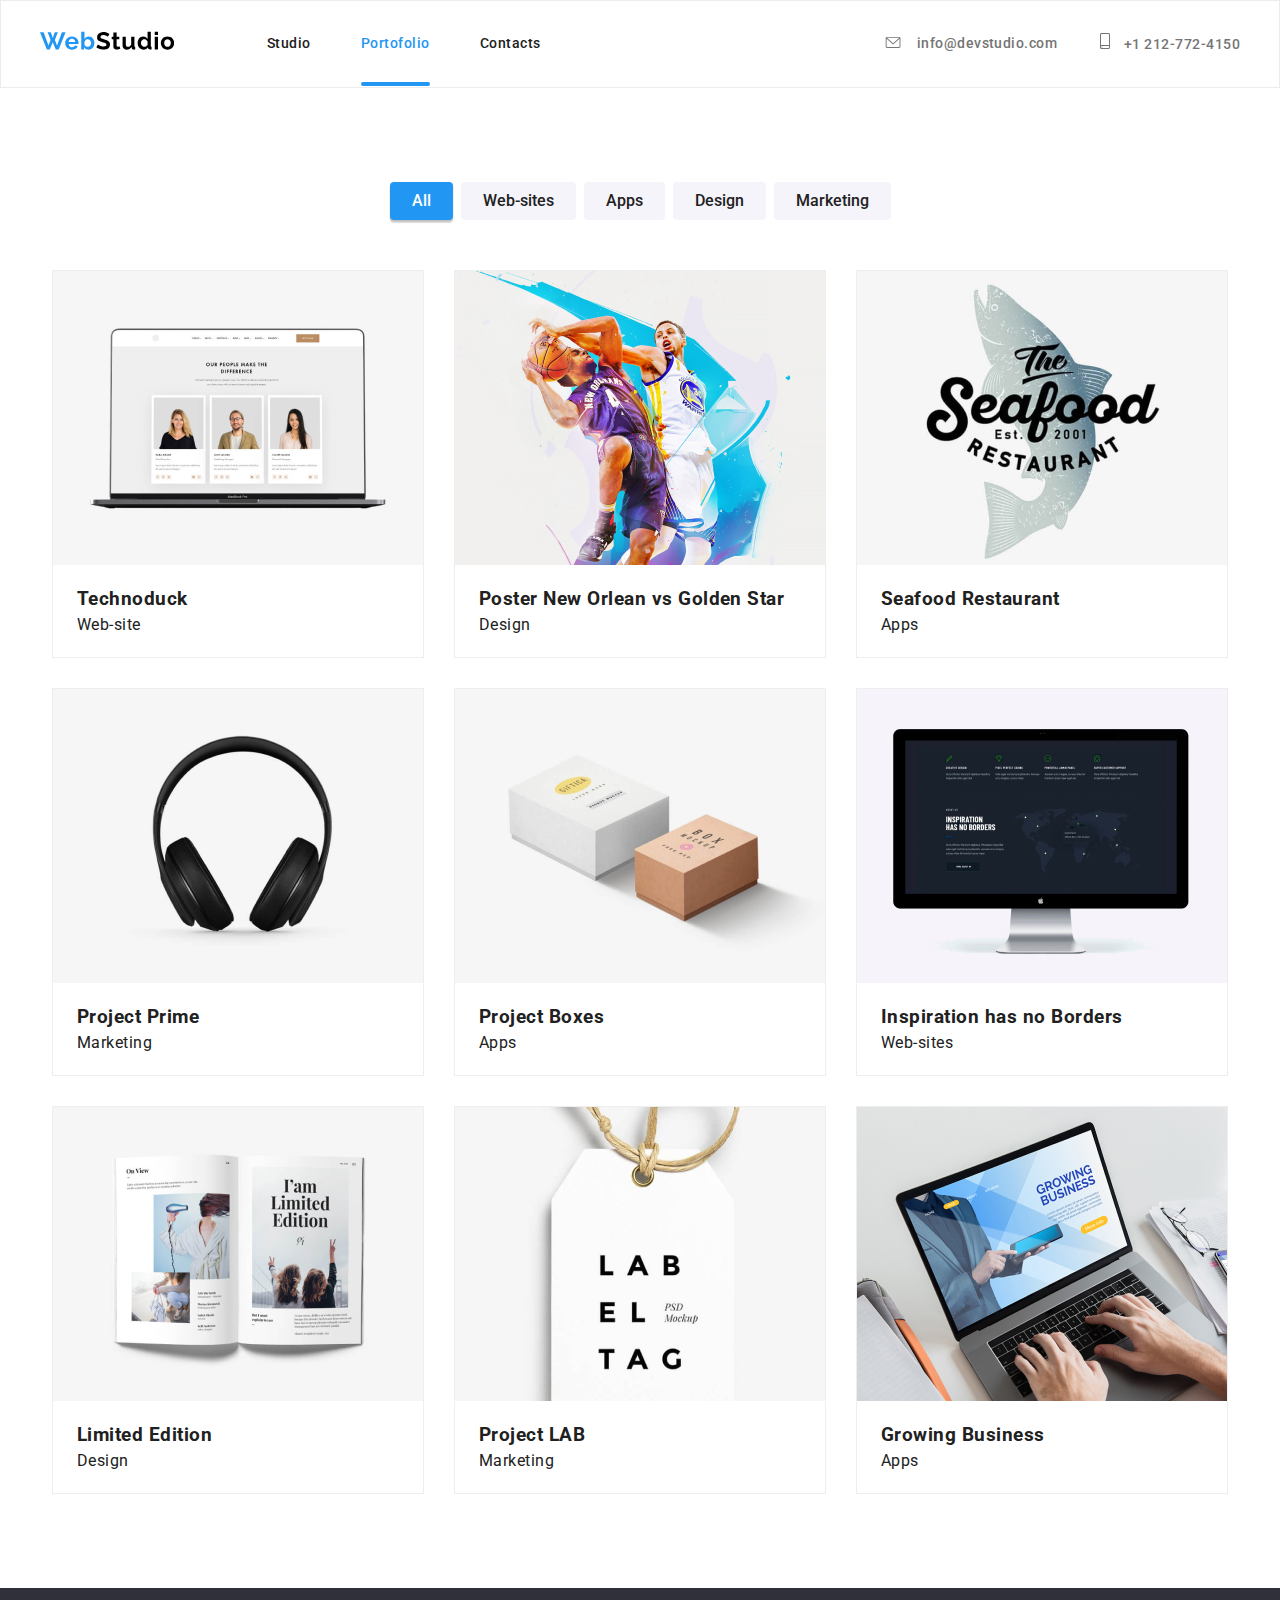
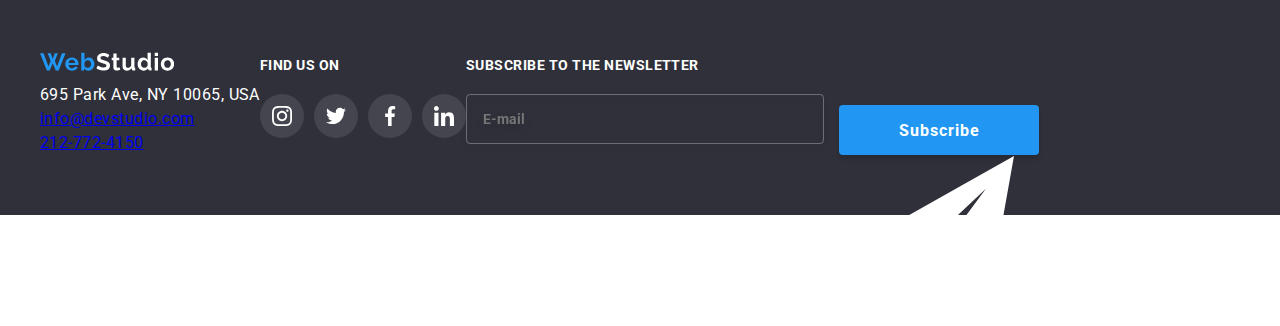
<file: portofolio.html>
<!DOCTYPE html>
<html lang="en">
  <head>
    <meta charset="UTF-8" />
    <meta http-equiv="X-UA-Compatible" content="IE=edge" />
    <meta name="viewport" content="width=device-width, initial-scale=1.0" />
    <title>Web Studio</title>
    <link
      rel="stylesheet"
      href="https://cdnjs.cloudflare.com/ajax/libs/modern-normalize/1.0.0/modern-normalize.min.css"
    />
    <link rel="stylesheet" href="css/reset.css" />
    <link rel="stylesheet" href="css/main.min.css" />
  </head>
  <body>
    <!-- Page header -->
    <header class="global-header global-header--portofolio">
      <div class="container container--global-header">
        <div class="global-header__logo-and-navigation">
          <!-- Logo -->
          <div class="logo logo--global-header">
            <svg>
              <use href="images/symbol-defs.svg#icon-logo-header"></use>
            </svg>
          </div>

          <!-- Navigation bar-->
          <nav class="global-header__navigation">
            <ul class="global-header__menu">
              <li class="global-header__menu-item">
                <a
                  href="index.html"
                  class="link link--menu link--global-header"
                >
                  Studio
                </a>
              </li>
              <li class="global-header__menu-item">
                <a
                  href="portofolio.html"
                  class="link link--menu link--global-header link--active"
                >
                  Portofolio
                </a>
              </li>
              <li class="global-header__menu-item">
                <a
                  href="contacts.html"
                  class="link link--menu link--global-header"
                >
                  Contacts
                </a>
              </li>
            </ul>
          </nav>
        </div>

        <!-- Contacts -->
        <div class="global-header__contacts">
          <ul class="global-header__contacts-list">
            <li class="global-header__contacts-item">
              <a
                class="link link--contacts link--global-header"
                href="mailto:info@devstudio.com"
              >
                <svg class="icon--contacts icon--email">
                  <use href="images/symbol-defs.svg#icon-envelope"></use>
                </svg>
                info@devstudio.com
              </a>
            </li>
            <li class="global-header__contacts-item">
              <a
                class="link link--contacts link--global-header"
                href="tel:+12127724150"
              >
                <svg class="icon--contacts icon--phone">
                  <use href="images/symbol-defs.svg#icon-smartphone"></use>
                </svg>
                +1 212-772-4150
              </a>
            </li>
          </ul>
        </div>

        <!-- Toggle menu -->
        <button type="button" class="button--toggle-menu-open" aria-expanded="false" aria-controls="mobile-menu">
          <svg class="icon--toggle-menu-open"><use href="images/menu.svg"></use></svg>
          <!-- <i data-feather="circle" class="icon--toggle-menu-open"></i> -->
        </button>
        
        <div class="toggle-menu">
          <button class="button--toggle-menu-close">&times;</button>

          <ul class="toggle-menu__navigation-list list">
            <li class="toggle-menu__navigation-item">
              <a
                href="index.html"
                class="link link--global-header"
              >
                Studio
              </a>
            </li>
            <li class="toggle-menu__navigation-item">
              <a
                href="portofolio.html"
                class="link link--global-header"
              >
                Portofolio
              </a>
            </li>
            <li class="toggle-menu__navigation-item">
              <a
                href="contacts.html"
                class="link link--global-header"
              >
                Contacts
              </a>
            </li>
          </ul>
            
          <ul class="toggle-menu__contacts-list list">
            <li class="toggle-menu__contacts-item toggle-menu__contacts-phone">
              <a
                class="link"
                href="tel:+12127724150"
              >
                +1 212-772-4150
              </a>
            </li>            
            <li class="toggle-menu__contacts-item toggle-menu__contacts-email">
              <a
                class="link"
                href="mailto:info@devstudio.com"
              >
                info@devstudio.com
              </a>
            </li>

          </ul>

          <ul class="toggle-menu__social-list list">
            <li class="toggle-menu__social-item">
              <a class="link link--toggle-menu"
                href="https://instagram.com"
                target="_blank"
                rel="nofollow noopener noreferrer">
                Instagram
              </a>
            </li>
            <li class="toggle-menu__vertical-line"></li>
            <li class="toggle-menu__social-item">
              <a class="link link--toggle-menu"
                href="https://twitter.com"
                target="_blank"
                rel="nofollow noopener noreferrer">
                Twitter
              </a>
            </li>
            <li class="toggle-menu__vertical-line"></li>
            <li class="toggle-menu__social-item">
              <a class="link link--toggle-menu"
                href="https://facebook.com"
                target="_blank"
                rel="nofollow noopener noreferrer">
                Facebook
              </a>
            </li>
            <li class="toggle-menu__vertical-line"></li>
            <li class="toggle-menu__social-item">
              <a class="link link--toggle-menu"
                href="https://linkedin.com"
                target="_blank"
                rel="nofollow noopener noreferrer">
                LinkedIn
              </a>
            </li>
          </ul>
        </div>
      </div>
    </header>

    <!-- Main section -->
    <main>
      <!-- Portofolio -->
      <section class="section portofolio-section">
        <div class="container">
          <!-- Filter buttons -->
          <div>
            <ul class="filter-button__list list">
              <li>
                <button type="button" class="filter-button__item filter-button__item--active">All</button>
              </li>
              <li>
                <button type="button" class="filter-button__item">Web-sites</button>
              </li>
              <li>
                <button type="button" class="filter-button__item">Apps</button>
              </li>
              <li>
                <button type="button" class="filter-button__item">Design</button>
              </li>
              <li>
                <button type="button" class="filter-button__item">Marketing</button>
              </li>
            </ul>
          </div>

          <!-- Products -->
          <div class="products">
            <ul class="products__list list">
              <li class="products__item">
                <div class="products__image">
                  <img
                    src="images/img-product1.jpg"
                    alt="image of laptop"
                    width="370"
                    height="294"
                  />
                  <div class="products__overlay">
                    <p class="products__overlay-text">
                      Technoduck is a state-of-the-art coronavirus distribution
                      platform. Companies use this platform for digital
                      espionage and attacks on competitors' secure servers.
                    </p>
                  </div>
                </div>
                <div class="products-text">
                  <h3 class="products__heading">Technoduck</h3>
                  <p class="products__subheading">Web-site</p>
                </div>
              </li>
              <li class="products__item">
                <div class="products__image">
                  <img
                    src="images/img-product2.jpg"
                    alt="image of basketball players"
                    width="370"
                    height="294"
                  />
                  <div class="products__overlay"></div>
                </div>
                <div class="products-text">
                  <h3 class="products__heading">Poster New Orlean vs Golden Star</h3>
                  <p class="products__subheading">Design</p>
                </div>
              </li>
              <li class="products__item">
                <div class="products__image">
                  <img
                    src="images/img-product3.jpg"
                    alt="poster of seafood restaurant"
                    width="370"
                    height="294"
                  />
                  <div class="products__overlay"></div>
                </div>
                <div class="products-text">
                  <h3 class="products__heading">Seafood Restaurant</h3>
                  <p class="products__subheading">Apps</p>
                </div>
              </li>
              <li class="products__item">
                <div class="products__image">
                  <img
                    src="images/img-product4.jpg"
                    alt="image of headphones"
                    width="370"
                    height="294"
                  />
                  <div class="products__overlay"></div>
                </div>
                <div class="products-text">
                  <h3 class="products__heading">Project Prime</h3>
                  <p class="products__subheading">Marketing</p>
                </div>
              </li>
              <li class="products__item">
                <div class="products__image">
                  <img
                    src="images/img-product5.jpg"
                    alt="image of boxes"
                    width="370"
                    height="294"
                  />
                  <div class="products__overlay"></div>
                </div>
                <div class="products-text">
                  <h3 class="products__heading">Project Boxes</h3>
                  <p class="products__subheading">Apps</p>
                </div>
              </li>
              <li class="products__item">
                <div class="products__image">
                  <img
                    src="images/img-product6.jpg"
                    alt="image of a desktop"
                    width="370"
                    height="294"
                  />
                  <div class="products__overlay"></div>
                </div>
                <div class="products-text">
                  <h3 class="products__heading">Inspiration has no Borders</h3>
                  <p class="products__subheading">Web-sites</p>
                </div>
              </li>
              <li class="products__item">
                <div class="products__image">
                  <img
                    src="images/img-product7.jpg"
                    alt="image of a magazine"
                    width="370"
                    height="294"
                  />
                  <div class="products__overlay"></div>
                </div>
                <div class="products-text">
                  <h3 class="products__heading">Limited Edition</h3>
                  <p class="products__subheading">Design</p>
                </div>
              </li>
              <li class="products__item">
                <div class="products__image">
                  <img
                    src="images/img-product8.jpg"
                    alt="image of a label"
                    width="370"
                    height="294"
                  />
                  <div class="products__overlay"></div>
                </div>
                <div class="products-text">
                  <h3 class="products__heading">Project LAB</h3>
                  <p class="products__subheading">Marketing</p>
                </div>
              </li>
              <li class="products__item">
                <div class="products__image">
                  <img
                    src="images/img-product9.jpg"
                    alt="image of a laptop"
                    width="370"
                    height="294"
                  />
                  <div class="products__overlay"></div>
                </div>
                <div class="products-text">
                  <h3 class="products__heading">Growing Business</h3>
                  <p class="products__subheading">Apps</p>
                </div>
              </li>
            </ul>
          </div>
        </div>
      </section>
    </main>

    <!-- Page footer -->
    <footer class="global-footer">
      <div class="container container--global-footer">
        <!-- Logo and address -->
        <div class="global-footer__column">
          <div class="logo logo--global-footer">
            <svg>
              <use href="images/symbol-defs.svg#icon-logo-footer"></use>
            </svg>
          </div>

          <address class="global-footer__contacts">
            <ul>
              <li class="global-footer__contacts-item">695 Park Ave, NY 10065, USA</li>
              <li class="global-footer__contacts-item">
                <a href="mailto:info@devstudio.com" class="global-footer__contacts-link">info@devstudio.com</a>
              </li>
              <li class="global-footer__contacts-item">
                <a href="tel:2127724150" class="global-footer__contacts-link"> 212-772-4150</a>
              </li>
            </ul>
          </address>
        </div>

        <!-- Social media icons -->
        <div class="global-footer__column">
          <h3 class="global-footer__subheading">FIND US ON</h3>
          <ul class="social-icon-list social-icon-list--global-footer">
            <li>
              <a
                class="link link--social link--global-footer"
                href="https://youtube.com"
                target="_blank"
                rel="nofollow noopener noreferrer"
              >
                <svg class="icon--social">
                  <use href="images/symbol-defs.svg#icon-instagram"></use>
                </svg>
              </a>
            </li>
            <li>
              <a
                class="link link--social link--global-footer"
                href="https://twitter.com"
                target="_blank"
                rel="nofollow noopener noreferrer"
              >
                <svg class="icon--social">
                  <use href="images/symbol-defs.svg#icon-twitter"></use>
                </svg>
              </a>
            </li>
            <li>
              <a
                class="link link--social link--global-footer"
                href="https://facebook.com"
                target="_blank"
                rel="nofollow noopener noreferrer"
              >
                <svg class="icon--social">
                  <use href="images/symbol-defs.svg#icon-facebook"></use>
                </svg>
              </a>
            </li>
            <li>
              <a
                class="link link--social link--global-footer"
                href="https://linkedin.com"
                target="_blank"
                rel="nofollow noopener noreferrer"
              >
                <svg class="icon--social">
                  <use href="images/symbol-defs.svg#icon-linkedin"></use>
                </svg>
              </a>
            </li>
          </ul>
        </div>

        <!-- Footer-subscribe -->
        <div class="footer-subscribe">
          <h3 class="global-footer__subheading">SUBSCRIBE TO THE NEWSLETTER</p>
          <input
            placeholder="E-mail"
            class="global-footer__input"
            type="email"
            name="username"
            required
          />
          <button type="button" class="button button--subscribe">
            Subscribe
            <svg><use href="images/symbol-defs.svg#icon-subscribe"></use></svg>
          </button>
        </div>
      </div>
    </footer>
  </body>
</html>
</file>
<file: css/main.min.css>
@import"https://fonts.googleapis.com/css2?family=Roboto:wght@400;500;700;900&display=swap";:root{--mobile-breakpoint: 480px;--tablet-breakpoint: 768px;--desktop-breakpoint: 1200px;--color-active: #2196f3;--font-family: "Roboto", sans-serif;--font-size-md: 16px;--font-size-sm: 14px;--letter-spacing: 0.03em;--text-color-body: #757575;--text-color-title: #212121;--transition: 250ms cubic-bezier(0.4, 0, 0.2, 1)}html{box-sizing:border-box}*,*::after,*::before{box-sizing:inherit}body{background-color:#fff;color:var(--text-color-title);font-family:var(--font-family);letter-spacing:var(--letter-spacing);position:relative}h1,h2,h3,h4,h5,h6,p{margin:0}img{display:block;max-width:100%;height:auto}ul{list-style-type:none;-webkit-padding-start:0;padding-inline-start:0;padding:0;margin:0}svg{display:inline-block}address{font-style:normal}.link{color:inherit;text-decoration:none;transition:color var(--transition),background-color var(--transition)}.list{display:flex;flex:1 0 auto;gap:30px}.container{max-width:1200px;margin:0 auto}.container--global-header{background:#fff;font-size:var(--font-size-sm);display:flex;justify-content:space-between}.container--global-footer{display:flex;gap:94px}@media screen and (max-width: 1200px){.container{width:100%;padding:0 15px}}.section{padding:60px 0}.section__heading{font-size:28px;font-weight:700;line-height:1.17;text-align:center}.section__heading+.list{margin-top:30px}.section__heading--work-section{margin-top:60px}@media screen and (min-width: 1200px){.section{padding:94px 0}.section__heading{font-size:36px}.section__heading+.list{margin-top:50px}.section__heading--work-section{margin-top:94px}}.button{background-color:var(--color-active);border:none;border-radius:4px;box-shadow:0px 4px 4px rgba(0,0,0,.15);color:#fff;font-size:var(--font-size-md);font-weight:700;height:50px;letter-spacing:.06em;text-align:center;transition:background-color var(--transition);width:200px}.button:hover,.button:focus{background-color:#5bb5ff;cursor:pointer}.button--request-a-service{line-height:1.875;margin-top:30px}.button--subscribe{line-height:50px;margin-left:12px;vertical-align:middle}.button--form{line-height:1.875;margin-top:30px}.button--modal-close,.button--toggle-menu-close{align-items:center;background:#fff;border:1px solid rgba(0,0,0,.1);border-radius:50%;display:flex;font-size:28px;height:30px;justify-content:center;position:absolute;right:8px;top:8px;width:30px;transition:color var(--transition)}.button--modal-close:hover,.button--modal-close:focus,.button--toggle-menu-close:hover,.button--toggle-menu-close:focus{color:var(--color-active);cursor:pointer}.icon--toggle-menu-open{border:none;color:#000;height:16px;text-align:center;width:24px}.button--toggle-menu-open{background-color:#fff;display:flex;padding:0;height:40px;position:absolute;top:13px;right:15px;width:40px}.button--toggle-menu-open:hover,.button--toggle-menu-open:focus{color:var(--color-active);cursor:pointer}.button--toggle-menu-open+.icon--toggle-menu-open{color:var(--color-active)}@media screen and (min-width: 768px){.button--toggle-menu-open{display:none}}.filter-button__item{background-color:#f5f4fa;border:none;border-radius:4px;color:var(--text-color-title);cursor:pointer;font-family:var(--font-family);font-size:var(--font-size-md);font-weight:500;height:38px;line-height:1.625;padding:6px 22px;text-align:center;transition-property:color,background-color,box-shadow;transition-duration:250ms;transition-timing-function:cubic-bezier(0.4, 0, 0.2, 1)}.filter-button__item:hover,.filter-button__item:focus,.filter-button__item--active{background-color:var(--color-active);box-shadow:0px 3px 1px rgba(0,0,0,.1),0px 1px 2px rgba(0,0,0,.08),0px 2px 2px rgba(0,0,0,.12);color:#fff}.link--menu{color:var(--text-color-title)}.link--contacts{color:var(--text-color-body)}.link--global-header{font-weight:500}.link--global-header:hover,.link--global-header:focus{color:var(--color-active)}.link--menu{position:relative}.link--menu::after,.link--menu::after{position:absolute;bottom:-35px;left:0;content:"";background-color:var(--color-active);border-radius:2px;width:100%;height:4px;opacity:0;transition:opacity var(--transition)}.link--menu:hover::after,.link--menu:focus::after{opacity:1}.link--active{color:var(--color-active)}.link--active::after{opacity:1}.link--social{border-radius:50%;height:44px;width:44px}.link--team-section{background-color:#fff;color:#afb1b8}.link--team-section:hover,.link--team-section:focus{background-color:var(--color-active);color:#fff}.link--global-footer{background-color:rgba(255,255,255,.1);color:#fff}.link--global-footer:hover,.link--global-footer:focus{background-color:var(--color-active)}.link--customer-section{border:1px solid #afb1b8;border-radius:4px;color:#afb1b8;height:92px;transition:border-color var(--transition);transition:color var(--transition);min-width:170px}.link--customer-section:hover,.link--customer-section:focus{border-color:var(--color-active);color:var(--color-active)}.link--social,.link--customer-section{align-items:center;display:flex;justify-content:center}.logo svg{width:134px;height:28px}.logo--global-header{padding:16px 0}@media screen and (min-width: 768px){.logo--global-header{padding:26px 0}}.global-header--portofolio{border:1px solid #ececec}.global-header{position:relative}.global-header__navigation,.global-header__contacts{display:none}@media screen and (min-width: 768px){.global-header__navigation,.global-header__contacts{display:block}.global-header__navigation{padding:32px 0}.global-header__logo-and-navigation,.global-header__menu,.global-header__contacts-list{display:flex}.global-header__menu{margin-left:93px;gap:50px}.global-header__contacts-list{gap:40px}.icon--contacts{margin-right:10px}.icon--email{width:20px;height:12px}.icon--phone{width:10px;height:16px;margin-left:3px}}@media screen and (min-width: 768px)and (max-width: 1200px){.global-header__contacts{padding-top:21px}.global-header__contacts-list{flex-direction:column;gap:5px}}@media screen and (min-width: 1200px){.global-header__contacts{padding-top:32px}}.global-footer{background-color:#2f303a;color:#fff;padding:60px 0;text-align:center}.container--global-footer{display:flex;flex-direction:column;gap:60px}.global-footer__address-and-social-icons{display:flex;flex-direction:column;gap:60px}.button--subscribe{margin-top:20px}@media screen and (min-width: 768px){.global-footer__address-and-social-icons{flex-direction:row;gap:0}.global-footer__address,.global-footer__social-icons{width:50%}.global-footer__subheading{margin-top:10px}}@media screen and (min-width: 1200px){.global-footer{text-align:left}.container--global-footer{flex-direction:row;gap:0}.global-footer__address-and-social-icons,.global-footer__subscribe{width:50%}}.global-footer__subheading{font-size:var(--font-size-sm);font-weight:700;line-height:1.14;text-transform:uppercase}.address{font-size:var(--font-size-sm);line-height:1.14;margin-top:16px}.address__item{margin-top:12px}.address__link{color:#fff;opacity:.6;text-decoration:none}.global-footer__input{background-color:rgba(0,0,0,0);border:1px solid rgba(255,255,255,.3);border-radius:4px;filter:drop-shadow(0px 4px 4px rgba(0, 0, 0, 0.15));height:50px;margin-top:20px;padding:15px 16px;width:358px}.icon--subscribe{color:#fff;height:24px;line-height:50px;margin-left:25px;vertical-align:middle;width:24px}.modal{align-items:center;background-color:rgba(0,0,0,.2);display:flex;bottom:0;height:100vh;justify-content:center;left:0;position:fixed;right:0;top:0;transition:transform var(--transition);width:100vw}.modal--is-hidden{transform:scale(1.1);visibility:hidden}.modal__content{background-color:#fff;border-radius:4px;box-shadow:0px 1px 3px rgba(0,0,0,.12),0px 1px 1px rgba(0,0,0,.14),0px 2px 1px rgba(0,0,0,.2);display:flex;flex-direction:column;align-items:center;justify-content:center;padding:40px;position:absolute;width:450px}@media screen and (min-width: 1200px){.modal__content{width:528px}}.modal__heading{color:var(--text-color-title);font-size:20px;font-weight:700;line-height:1.15;text-align:center}.form__row{margin-top:10px}.form__row:first-of-type{margin-top:12px}.form__row--terms{margin-top:10px;text-align:center}.form__label-text{color:#757575;font-size:12px;letter-spacing:.01em;line-height:1.14}.form__label-text--terms{letter-spacing:var(--letter-spacing);line-height:1.7;margin-left:4px}@media screen and (min-width: 1200px){.form__label-text--terms{font-size:14px}}.form__icon{height:18px;position:absolute;left:55px;transform:translateY(77%);transition:color var(--transition);width:18px}.form__input{border:1px solid rgba(33,33,33,.2);border-radius:4px;box-sizing:border-box;height:40px;margin-top:4px;padding-left:45px;position:relative;transition:border-color var(--transition);width:370px}.form__input:hover,.form__input:focus{border-color:var(--color-active);cursor:pointer}.form__input:hover .form__icon,.form__input:focus .form__icon{color:var(--color-active)}.form__input--comments{height:120px;padding:12px 16px;resize:none}.form__input--comments::-moz-placeholder{color:rgba(117,117,117,.5);font-size:14px;letter-spacing:.01em;line-height:1.14}.form__input--comments::placeholder{color:rgba(117,117,117,.5);font-size:14px;letter-spacing:.01em;line-height:1.14}@media screen and (min-width: 1200px){.form__input{width:448px}}.social-icon-list{display:flex;justify-content:center;gap:10px}.social-icon-list--team-section{margin-top:16px;margin-bottom:30px}.social-icon-list--global-footer{margin-top:20px}@media screen and (min-width: 1200px){.social-icon-list--global-footer{justify-content:left}}.icon--social{height:20px;width:20px}.toggle-menu{background-color:#fff;display:none;font-weight:500;padding:48px 40px;position:relative;width:480px}.toggle-menu--is-open{display:block}.toggle-menu__navigation-list,.toggle-menu__contacts-list{display:flex;flex-direction:column;gap:32px}.toggle-menu__navigation-list{font-size:40px;line-height:1.172}.toggle-menu__contacts-list{line-height:1.17;margin-top:306px}.toggle-menu__contacts-phone{color:var(--color-active);font-size:34px}.toggle-menu__contacts-email{color:var(--text-color-body);font-size:24px}.toggle-menu__social-list{color:var(--color-active);display:flex;font-size:18px;gap:10px;line-height:1.22;margin-top:64px}.toggle-menu__vertical-line{border-right:2px solid rgba(33,33,33,.2)}.hero-section{background:linear-gradient(rgba(47, 48, 58, 0.4), rgba(47, 48, 58, 0.4)),url("../images/background-img.jpg");background-repeat:no-repeat;background-size:cover;display:flex;padding:118px 0;text-align:center}.hero-section__heading{color:#fff;font-weight:900;font-size:26px;letter-spacing:.06em;line-height:1.6;margin:auto;text-transform:uppercase;width:80%}@media screen and (min-width: 480px)and (max-width: 1200px){.hero-section__heading{width:70%}}@media screen and (min-width: 1200px){.hero-section__heading{font-size:44px;line-height:1.36;width:60%}}.advantages-list__icon-wrapper{align-items:center;background-color:#f5f4fa;border-radius:4px;display:flex;height:120px;justify-content:center}.icon--advantages{height:70px}.advantages-list__subheading{font-size:var(--font-size-sm);font-weight:700;line-height:1.14;margin-top:30px;text-align:center;text-transform:uppercase}@media screen and (min-width: 768px){.advantages-list__subheading{text-align:left}}.advantages-list__text{font-size:var(--font-size-sm);color:var(--text-color-body);line-height:1.7;margin-top:10px}.work-list__item{position:relative}.work-list__overlay{bottom:0;height:70px;position:absolute;width:100%}.work-list__text{background:rgba(47,48,58,.8);color:#fff;font-size:var(--font-size-sm);font-weight:500;line-height:5;height:70px;text-align:center;text-transform:capitalize;width:100%}.section--team-section{background-color:#f5f4fa;font-size:var(--font-size-md);text-align:center}.team-list__item{background-color:#fff;box-shadow:0px 1px 3px rgba(0,0,0,.12),0px 1px 1px rgba(0,0,0,.14),0px 2px 1px rgba(0,0,0,.2);border-radius:0px 0px 4px 4px}.team-list__heading{font-weight:500;line-height:1.2;margin-top:30px}.team-list__subheading{color:var(--text-color-body);line-height:1.2;margin-top:10px}.icon--customer{height:60px;width:106px}.advantages-list,.team-list{flex-direction:column}.advantages-list__item,.team-list__item{width:100%}.customer-list{flex-wrap:wrap}.customer-list__item{width:calc(50% - 15px)}.section__heading--work-section,.work-list{display:none}@media screen and (min-width: 768px)and (max-width: 1200px){.advantages-list,.team-list{flex-flow:row wrap}.advantages-list__item,.team-list__item{width:calc(50% - 15px)}.customer-list__item{width:calc(33.33% - 20px)}}@media screen and (min-width: 1200px){.advantages-list,.team-list{flex-wrap:nowrap;flex-direction:row;justify-content:space-between}.advantages-list__item,.team-list__item{width:25%}.section__heading--work-section{display:block}.work-list{display:flex;justify-content:space-between}.customer-list__item{width:175px}}.products__list{flex-wrap:wrap;gap:30px;justify-content:center;margin-top:50px}.products__item{border:1px solid #eee;transition:box-shadow 250ms ease}.products__image{overflow:hidden;position:relative}.products__overlay{position:absolute;left:0;top:0;width:100%;height:100%;transform:translateY(100%);transition:transform 250ms ease,background-color 250ms ease}.products__item:hover{box-shadow:0px 1px 1px rgba(0,0,0,.12),0px 4px 4px rgba(0,0,0,.06),1px 4px 6px rgba(0,0,0,.16);cursor:pointer}.products__item:hover .products__overlay{transform:translateY(0);background-color:rgba(33,150,243,.9)}.products__overlay-text{color:#fff;font-size:18px;line-height:1.56;letter-spacing:.03em;padding:63px 24px 0}.products-text{padding:20px 24px}.products-heading{font-weight:700;font-size:18px;line-height:2;letter-spacing:.06em}.products-subheading{color:var(--text-color-body);font-size:var(--font-size-md);line-height:1.875;margin-top:4px}.filter-button__list{-moz-column-gap:8px;column-gap:8px;flex-wrap:wrap;justify-content:left;row-gap:15px}@media screen and (min-width: 768px){.filter-button__list{justify-content:center}}/*# sourceMappingURL=main.min.css.map */
</file>
